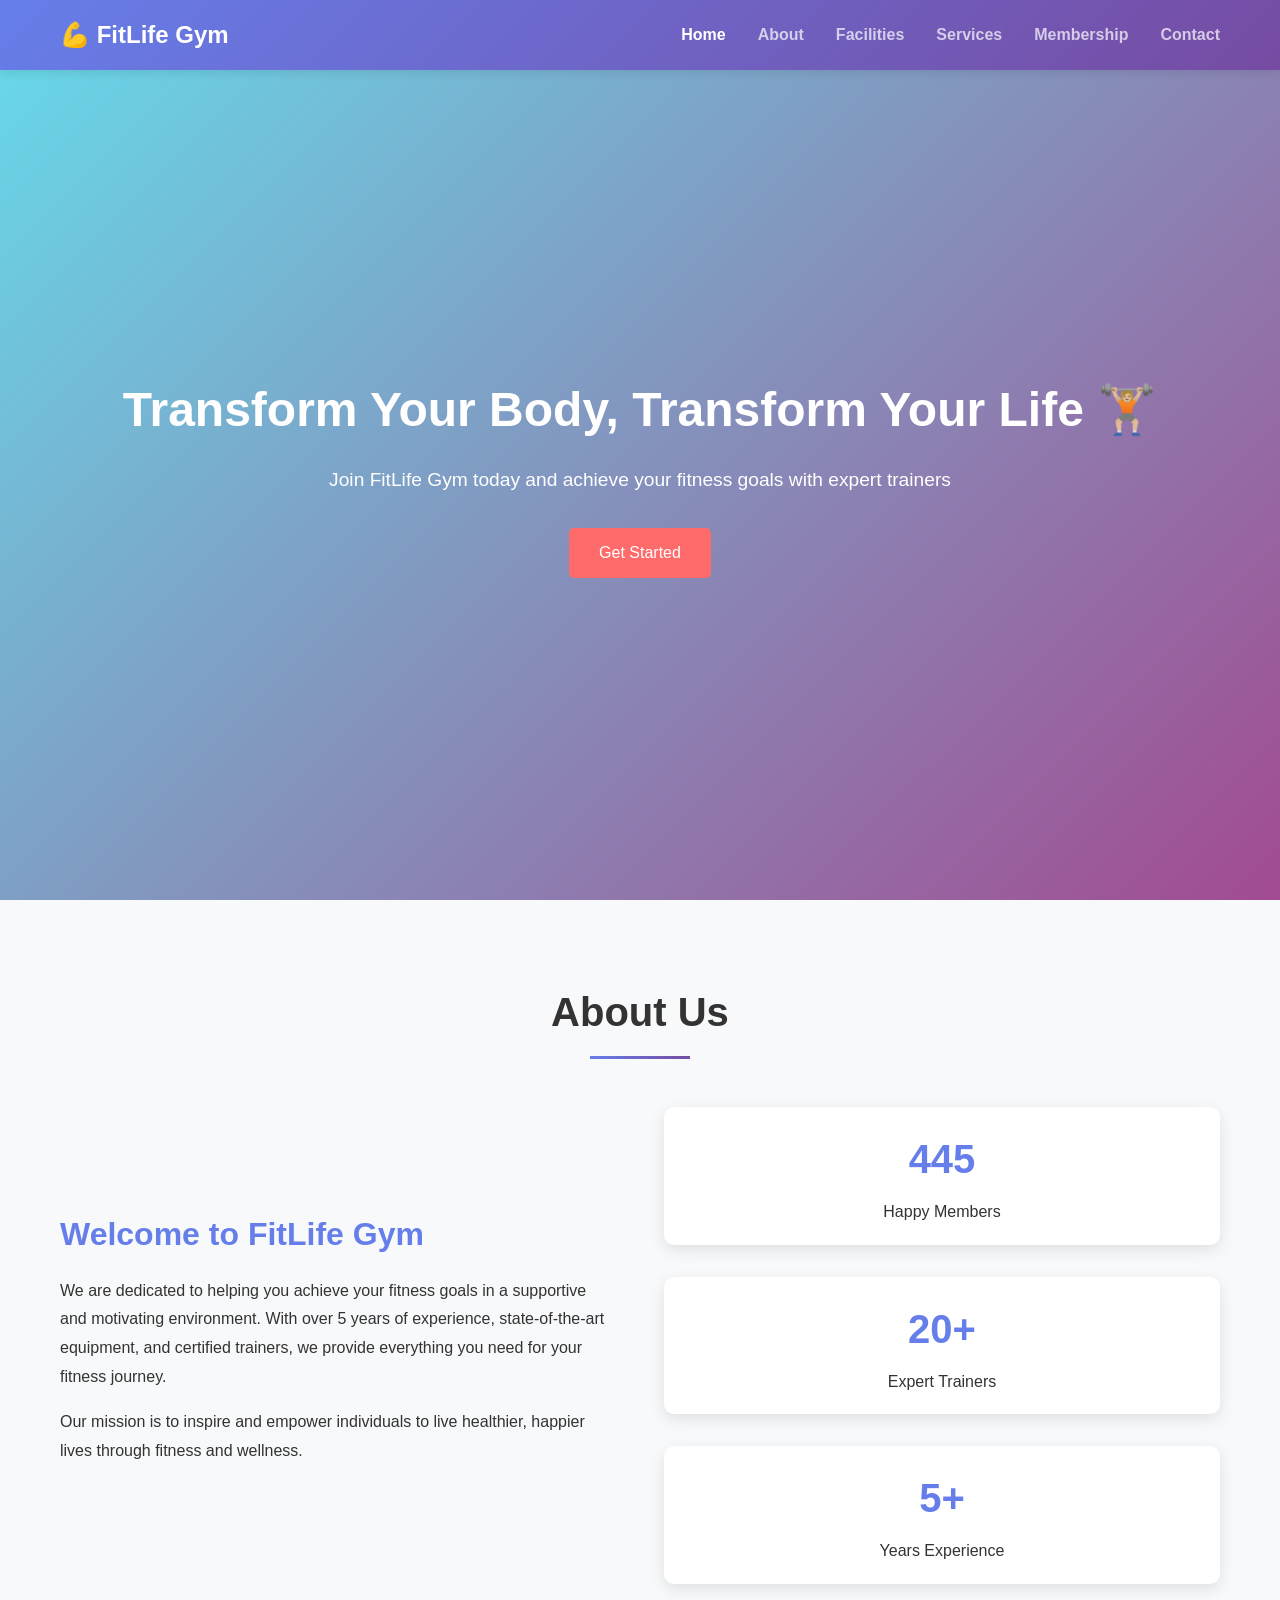
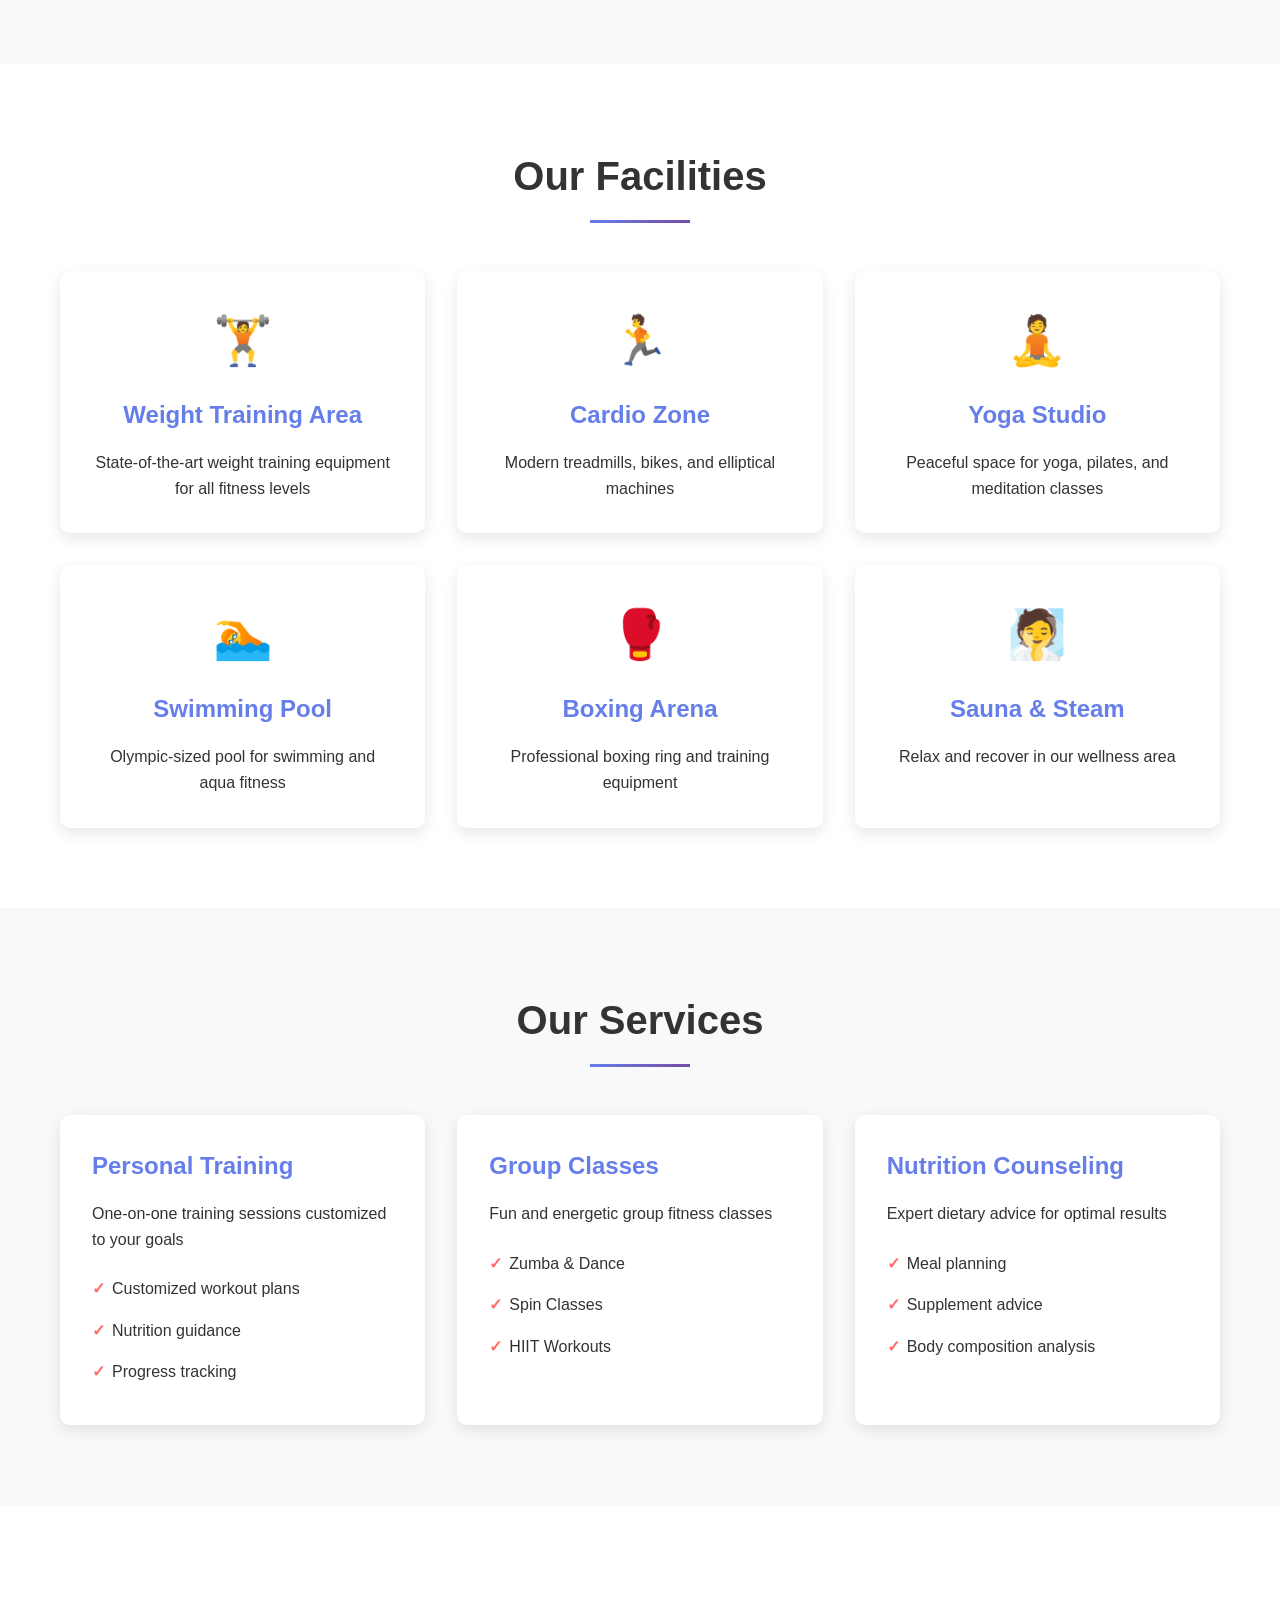
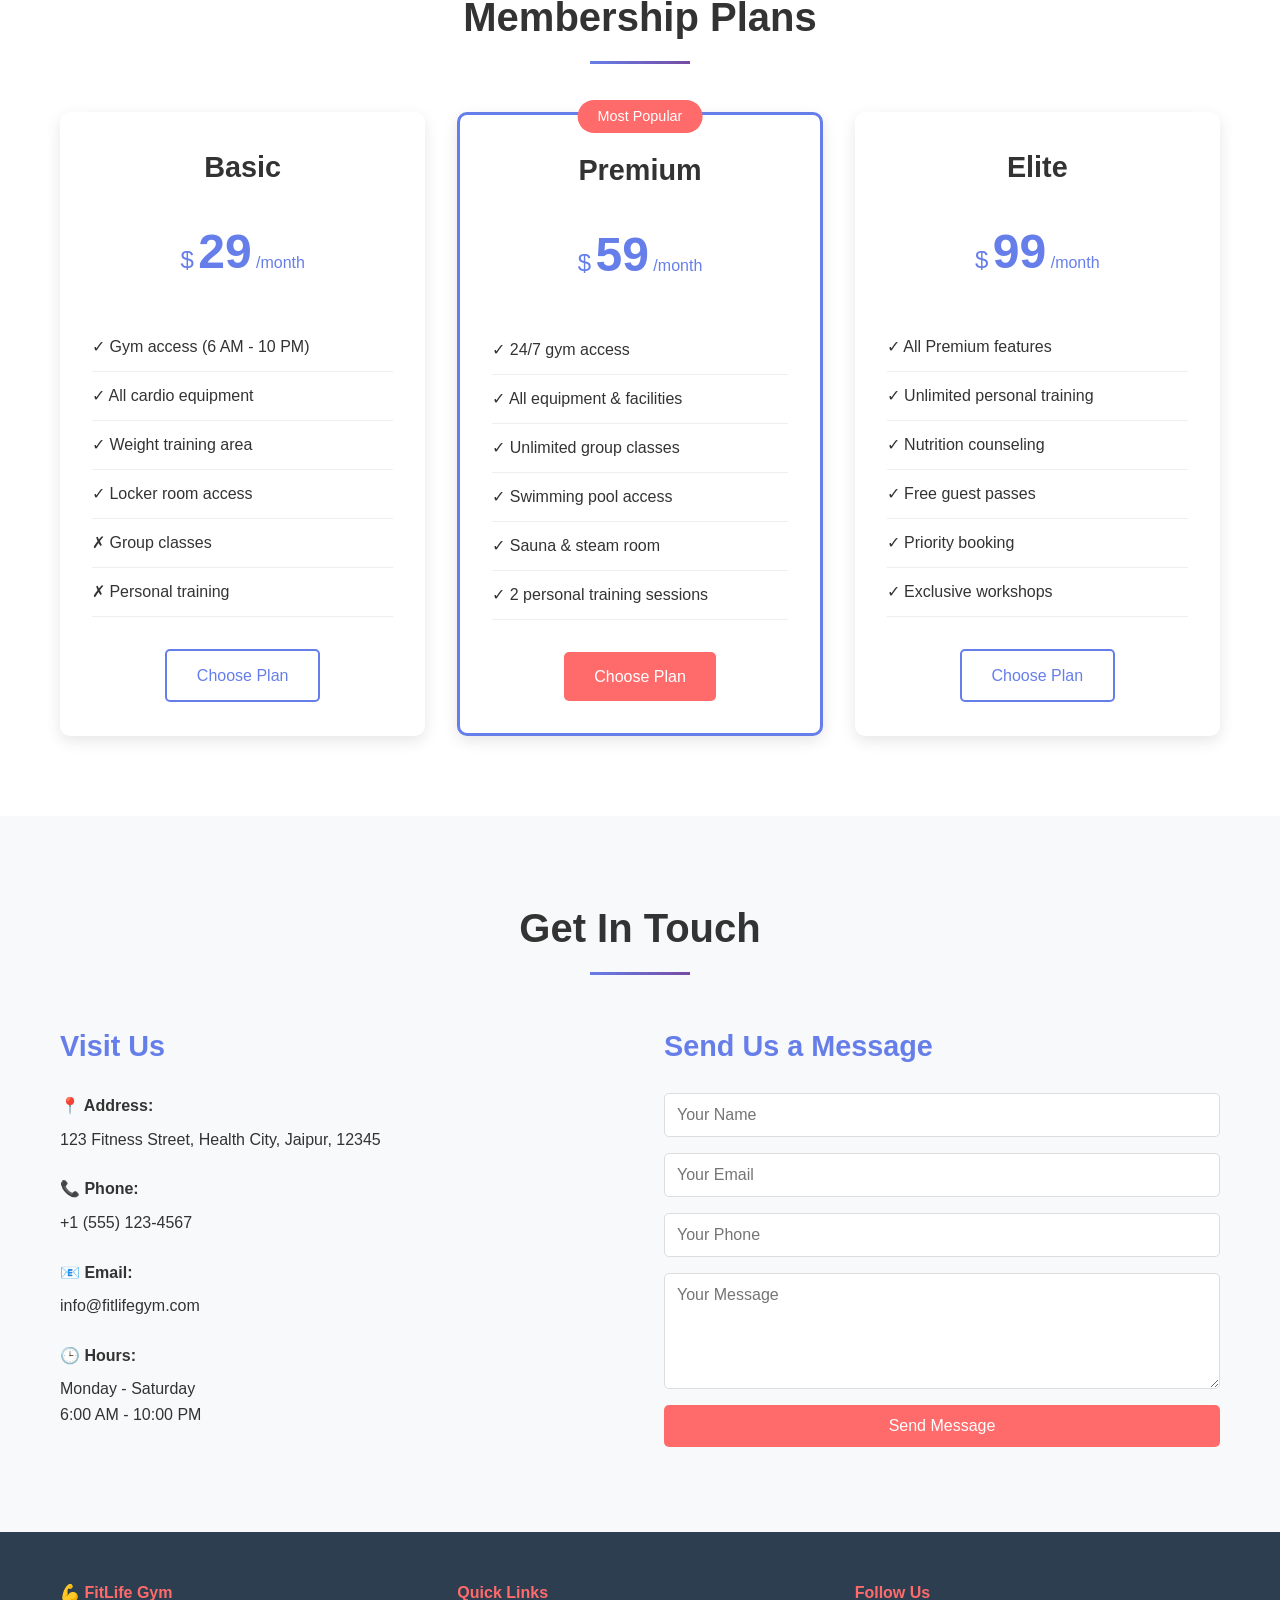
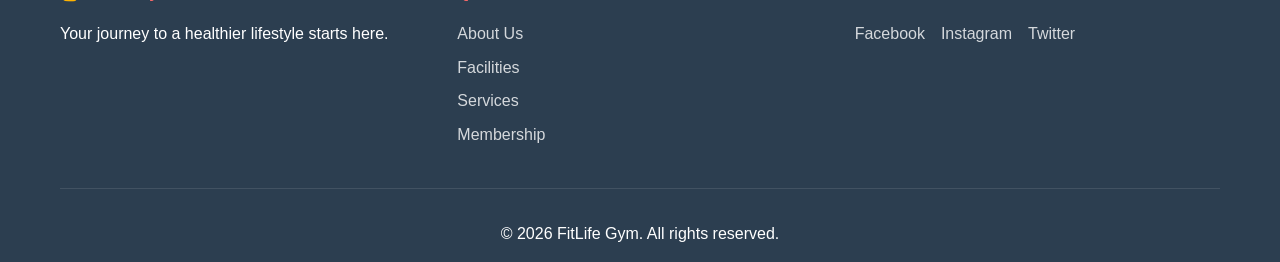
<file: Gym Website/index.html>
<!DOCTYPE html>
<html lang="en">
<head>
    <meta charset="UTF-8">
    <meta name="viewport" content="width=device-width, initial-scale=1.0">
    <title>FitLife Gym - Transform Your Body</title>
    <link rel="stylesheet" href="style.css">
</head>
<body>
    
    <nav class="navbar">
        <div class="container">
            <div class="logo">💪 FitLife Gym</div>
            <ul class="nav-menu">
                <li><a href="#home">Home</a></li>
                <li><a href="#about">About</a></li>
                <li><a href="#facilities">Facilities</a></li>
                <li><a href="#services">Services</a></li>
                <li><a href="#membership">Membership</a></li>
                <li><a href="#contact">Contact</a></li>
            </ul>
            <div class="menu-toggle">
                <span></span>
                <span></span>
                <span></span>
            </div>
        </div>
    </nav>

    
    <section id="home" class="hero">
        <div class="hero-content">
            <h1 class="fade-in">Transform Your Body, Transform Your Life 🏋🏼</h1>
            <p class="fade-in">Join FitLife Gym today and achieve your fitness goals with expert trainers</p>
            <a href="#membership" class="btn btn-primary fade-in">Get Started</a>
        </div>
    </section>

    
    <section id="about" class="about">
        <div class="container">
            <h2 class="section-title">About Us</h2>
            <div class="about-content">
                <div class="about-text">
                    <h3>Welcome to FitLife Gym</h3>
                    <p>We are dedicated to helping you achieve your fitness goals in a supportive and motivating environment. With over 5 years of experience, state-of-the-art equipment, and certified trainers, we provide everything you need for your fitness journey.</p>
                    <p>Our mission is to inspire and empower individuals to live healthier, happier lives through fitness and wellness.</p>
                </div>
                <div class="about-stats">
                    <div class="stat">
                        <h3 class="counter" data-target="1000">0</h3>
                        <p>Happy Members</p>
                    </div>
                    <div class="stat">
                        <h3 class="counter" data-target="20">0</h3>
                        <p>Expert Trainers</p>
                    </div>
                    <div class="stat">
                        <h3 class="counter" data-target="5">0</h3>
                        <p>Years Experience</p>
                    </div>
                </div>
            </div>
        </div>
    </section>

    
    <section id="facilities" class="facilities">
        <div class="container">
            <h2 class="section-title">Our Facilities</h2>
            <div class="facilities-grid">
                <div class="facility-card">
                    <div class="facility-icon">🏋️</div>
                    <h3>Weight Training Area</h3>
                    <p>State-of-the-art weight training equipment for all fitness levels</p>
                </div>
                <div class="facility-card">
                    <div class="facility-icon">🏃</div>
                    <h3>Cardio Zone</h3>
                    <p>Modern treadmills, bikes, and elliptical machines</p>
                </div>
                <div class="facility-card">
                    <div class="facility-icon">🧘</div>
                    <h3>Yoga Studio</h3>
                    <p>Peaceful space for yoga, pilates, and meditation classes</p>
                </div>
                <div class="facility-card">
                    <div class="facility-icon">🏊</div>
                    <h3>Swimming Pool</h3>
                    <p>Olympic-sized pool for swimming and aqua fitness</p>
                </div>
                <div class="facility-card">
                    <div class="facility-icon">🥊</div>
                    <h3>Boxing Arena</h3>
                    <p>Professional boxing ring and training equipment</p>
                </div>
                <div class="facility-card">
                    <div class="facility-icon">🧖</div>
                    <h3>Sauna & Steam</h3>
                    <p>Relax and recover in our wellness area</p>
                </div>
            </div>
        </div>
    </section>

    
    <section id="services" class="services">
        <div class="container">
            <h2 class="section-title">Our Services</h2>
            <div class="services-grid">
                <div class="service-card">
                    <h3>Personal Training</h3>
                    <p>One-on-one training sessions customized to your goals</p>
                    <ul>
                        <li>Customized workout plans</li>
                        <li>Nutrition guidance</li>
                        <li>Progress tracking</li>
                    </ul>
                </div>
                <div class="service-card">
                    <h3>Group Classes</h3>
                    <p>Fun and energetic group fitness classes</p>
                    <ul>
                        <li>Zumba & Dance</li>
                        <li>Spin Classes</li>
                        <li>HIIT Workouts</li>
                    </ul>
                </div>
                <div class="service-card">
                    <h3>Nutrition Counseling</h3>
                    <p>Expert dietary advice for optimal results</p>
                    <ul>
                        <li>Meal planning</li>
                        <li>Supplement advice</li>
                        <li>Body composition analysis</li>
                    </ul>
                </div>

                
            </div>
        </div>
    </section>

    
    <section id="membership" class="membership">
        <div class="container">
            <h2 class="section-title">Membership Plans</h2>
            <div class="membership-grid">
                <div class="membership-card">
                    <h3>Basic</h3>
                    <div class="price">
                        <span class="currency">$</span>
                        <span class="amount">29</span>
                        <span class="period">/month</span>
                    </div>
                    <ul class="features">
                        <li>✓ Gym access (6 AM - 10 PM)</li>
                        <li>✓ All cardio equipment</li>
                        <li>✓ Weight training area</li>
                        <li>✓ Locker room access</li>
                        <li>✗ Group classes</li>
                        <li>✗ Personal training</li>
                    </ul>
                    <a href="#contact" class="btn btn-secondary">Choose Plan</a>
                </div>
                <div class="membership-card featured">
                    <div class="badge">Most Popular</div>
                    <h3>Premium</h3>
                    <div class="price">
                        <span class="currency">$</span>
                        <span class="amount">59</span>
                        <span class="period">/month</span>
                    </div>
                    <ul class="features">
                        <li>✓ 24/7 gym access</li>
                        <li>✓ All equipment & facilities</li>
                        <li>✓ Unlimited group classes</li>
                        <li>✓ Swimming pool access</li>
                        <li>✓ Sauna & steam room</li>
                        <li>✓ 2 personal training sessions</li>
                    </ul>
                    <a href="#contact" class="btn btn-primary">Choose Plan</a>
                </div>
                <div class="membership-card">
                    <h3>Elite</h3>
                    <div class="price">
                        <span class="currency">$</span>
                        <span class="amount">99</span>
                        <span class="period">/month</span>
                    </div>
                    <ul class="features">
                        <li>✓ All Premium features</li>
                        <li>✓ Unlimited personal training</li>
                        <li>✓ Nutrition counseling</li>
                        <li>✓ Free guest passes</li>
                        <li>✓ Priority booking</li>
                        <li>✓ Exclusive workshops</li>
                    </ul>
                    <a href="#contact" class="btn btn-secondary">Choose Plan</a>
                </div>
            </div>
        </div>
    </section>

    <section id="contact" class="contact">
        <div class="container">
            <h2 class="section-title">Get In Touch</h2>
            <div class="contact-content">
                <div class="contact-info">
                    <h3>Visit Us</h3>
                    <div class="info-item">
                        <strong>📍 Address:</strong>
                        <p>123 Fitness Street, Health City, Jaipur, 12345</p>
                    </div>
                    <div class="info-item">
                        <strong>📞 Phone:</strong>
                        <p>+1 (555) 123-4567</p>
                    </div>
                    <div class="info-item">
                        <strong>📧 Email:</strong>
                        <p>info@fitlifegym.com</p>
                    </div>
                    <div class="info-item">
                        <strong>🕒 Hours:</strong>
                        <p>Monday - Saturday<br>6:00 AM - 10:00 PM</p>
                    </div>
                </div>
                <div class="contact-form">
                    <h3>Send Us a Message</h3>
                    <form id="contactForm">
                        <input type="text" placeholder="Your Name" required>
                        <input type="email" placeholder="Your Email" required>
                        <input type="tel" placeholder="Your Phone">
                        <textarea placeholder="Your Message" rows="5" required></textarea>
                        <button type="submit" class="btn btn-primary">Send Message</button>
                    </form>
                </div>
            </div>
        </div>
    </section>

    
    <footer class="footer">
        <div class="container">
            <div class="footer-content">
                <div class="footer-section">
                    <h4>💪 FitLife Gym</h4>
                    <p>Your journey to a healthier lifestyle starts here.</p>
                </div>
                <div class="footer-section">
                    <h4>Quick Links</h4>
                    <ul>
                        <li><a href="#about">About Us</a></li>
                        <li><a href="#facilities">Facilities</a></li>
                        <li><a href="#services">Services</a></li>
                        <li><a href="#membership">Membership</a></li>
                    </ul>
                </div>
                <div class="footer-section">
                    <h4>Follow Us</h4>
                    <div class="social-links">
                        <a href="#">Facebook</a>
                        <a href="#">Instagram</a>
                        <a href="#">Twitter</a>
                    </div>
                </div>
            </div>
            <div class="footer-bottom">
                <p>&copy; 2026 FitLife Gym. All rights reserved.</p>
            </div>
        </div>
    </footer>

    
    <button id="scrollTop" class="scroll-top">↑</button>

    <script src="script.js"></script>
</body>
</html>
</file>
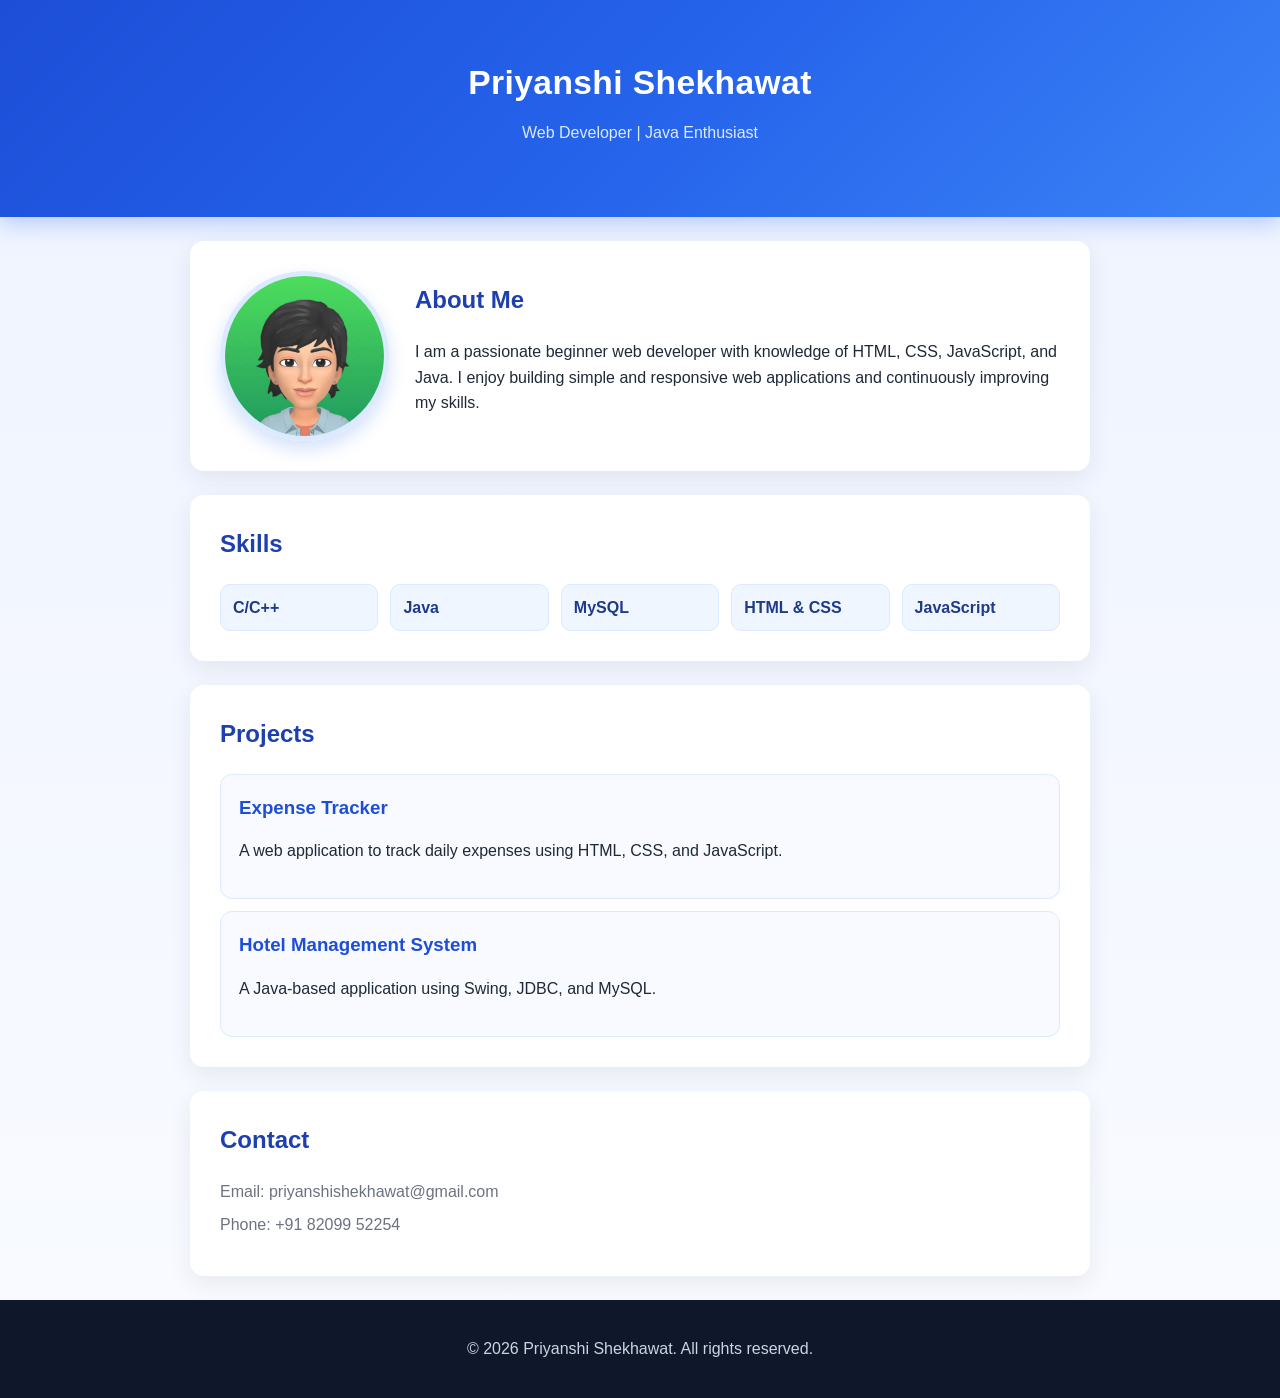
<file: Task 1: Portfolio/index.html>
<!DOCTYPE html>
<html lang="en">
<head>
    <meta charset="UTF-8">
    <meta name="viewport" content="width=device-width, initial-scale=1.0">
    <title>My Portfolio</title>
    <link rel="stylesheet" href="style.css">
</head>
<body>

    <header>
        <h1>Priyanshi Shekhawat</h1>
        <p>Web Developer | Java Enthusiast</p>
    </header>

    <section id="about">
        <img src="Profile.png" alt="My Photo">
        <div>
            <h2>About Me</h2>
            <p>
                I am a passionate beginner web developer with knowledge of HTML, CSS,
                JavaScript, and Java. I enjoy building simple and responsive web
                applications and continuously improving my skills.
            </p>
        </div>
    </section>

    <section id="skills">
        <h2>Skills</h2>
        <ul>
            <li>C/C++</li>
            <li>Java</li>
            <li>MySQL</li>
            <li>HTML & CSS</li>
            <li>JavaScript</li>
        </ul>
    </section>

    <section id="projects">
        <h2>Projects</h2>

        <div class="project">
            <h3>Expense Tracker</h3>
            <p>A web application to track daily expenses using HTML, CSS, and JavaScript.</p>
        </div>

        <div class="project">
            <h3>Hotel Management System</h3>
            <p>A Java-based application using Swing, JDBC, and MySQL.</p>
        </div>
    </section>

    <section id="contact">
        <h2>Contact</h2>
        <p>Email: priyanshishekhawat@gmail.com</p>
        <p>Phone: +91 82099 52254</p>
    </section>

    <footer>
        <p>© 2026 Priyanshi Shekhawat. All rights reserved.</p>
    </footer>

</body>
</html>
</file>
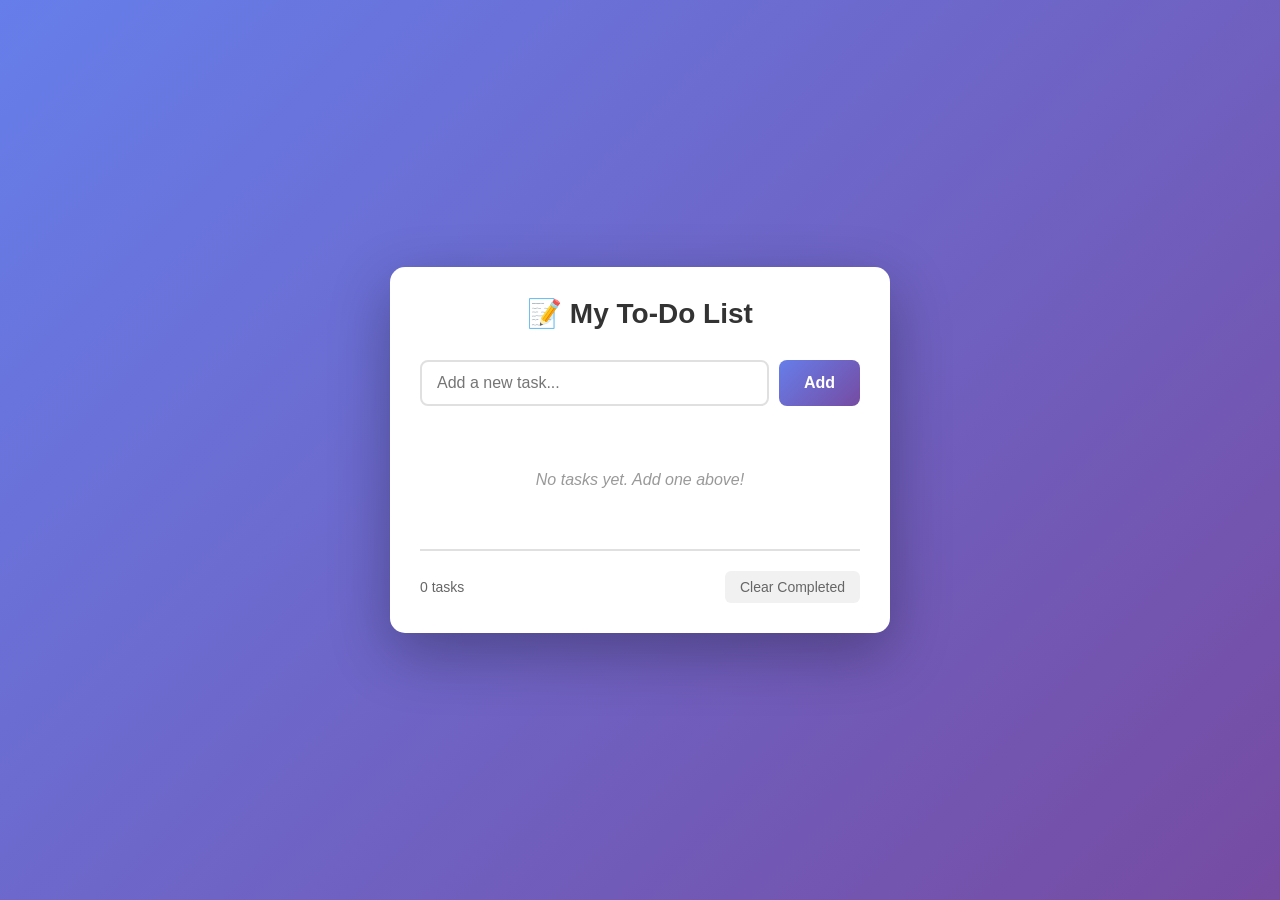
<file: Task 2: To-Do List App/index.html>
<!DOCTYPE html>
<html lang="en">
<head>
    <meta charset="UTF-8">
    <meta name="viewport" content="width=device-width, initial-scale=1.0">
    <title>To-Do List App</title>
    <link rel="stylesheet" href="style.css">
</head>
<body>
    <div class="container">
        <div class="todo-app">
            <h1>📝 My To-Do List</h1>
            
            <div class="input-section">
                <input type="text" id="taskInput" placeholder="Add a new task..." />
                <button id="addBtn">Add</button>
            </div>
            
            <ul id="taskList"></ul>
            
            <div class="footer">
                <span id="taskCount">0 tasks</span>
                <button id="clearBtn">Clear Completed</button>
            </div>
        </div>
    </div>
    
    <script src="script.js"></script>
</body>
</html>
</file>
<file: Gym Website/style.css>
* {
    margin: 0;
    padding: 0;
    box-sizing: border-box;
}

body {
    font-family: 'Segoe UI', Tahoma, Geneva, Verdana, sans-serif;
    line-height: 1.6;
    color: #333;
    scroll-behavior: smooth;
}

.container {
    max-width: 1200px;
    margin: 0 auto;
    padding: 0 20px;
}

/* Nav bar */
.navbar {
    background: linear-gradient(135deg, #667eea 0%, #764ba2 100%);
    padding: 1rem 0;
    position: fixed;
    width: 100%;
    top: 0;
    z-index: 1000;
    box-shadow: 0 2px 10px rgba(0, 0, 0, 0.1);
}

.navbar .container {
    display: flex;
    justify-content: space-between;
    align-items: center;
}

.logo {
    font-size: 1.5rem;
    font-weight: bold;
    color: white;
}

.nav-menu {
    display: flex;
    list-style: none;
    gap: 2rem;
}

.nav-menu a {
    color: white;
    text-decoration: none;
    transition: opacity 0.3s;
}

.nav-menu a:hover {
    opacity: 0.8;
}

.menu-toggle {
    display: none;
    flex-direction: column;
    cursor: pointer;
}

.menu-toggle span {
    width: 25px;
    height: 3px;
    background: white;
    margin: 3px 0;
    transition: 0.3s;
}

/* Hero Section */
.hero {
    background: linear-gradient(135deg, #66dbea 0%, #a24b91 100%);
    color: white;
    padding: 150px 20px 100px;
    text-align: center;
    min-height: 100vh;
    display: flex;
    align-items: center;
    justify-content: center;
    position: relative;
    z-index: 1;
}

.hero-content h1 {
    font-size: 3rem;
    margin-bottom: 1rem;
}

.hero-content p {
    font-size: 1.2rem;
    margin-bottom: 2rem;
}

.btn {
    display: inline-block;
    padding: 12px 30px;
    border-radius: 5px;
    text-decoration: none;
    transition: transform 0.3s, box-shadow 0.3s;
    cursor: pointer;
    border: none;
    font-size: 1rem;
}

.btn-primary {
    background: #ff6b6b;
    color: white;
}

.btn-primary:hover {
    transform: translateY(-2px);
    box-shadow: 0 5px 15px rgba(255, 107, 107, 0.3);
}

.btn-secondary {
    background: transparent;
    color: #667eea;
    border: 2px solid #667eea;
}

.btn-secondary:hover {
    background: #667eea;
    color: white;
}

/* Animations */
.fade-in {
    animation: fadeIn 1s ease-in;
}

@keyframes fadeIn {
    from {
        opacity: 0;
        transform: translateY(20px);
    }
    to {
        opacity: 1;
        transform: translateY(0);
    }
}

/* Section Title */
.section-title {
    text-align: center;
    font-size: 2.5rem;
    margin-bottom: 3rem;
    color: #333;
    position: relative;
    padding-bottom: 15px;
}

.section-title::after {
    content: '';
    position: absolute;
    bottom: 0;
    left: 50%;
    transform: translateX(-50%);
    width: 100px;
    height: 3px;
    background: linear-gradient(135deg, #667eea 0%, #764ba2 100%);
}

/* About Section */
.about {
    padding: 80px 20px;
    background: #f8f9fa;
    position: relative;
    z-index: 2;
}

.about-content {
    display: grid;
    grid-template-columns: 1fr 1fr;
    gap: 3rem;
    align-items: center;
}

.about-text h3 {
    font-size: 2rem;
    margin-bottom: 1rem;
    color: #667eea;
}

.about-text p {
    margin-bottom: 1rem;
    line-height: 1.8;
}

.about-stats {
    display: grid;
    grid-template-columns: 1fr;
    gap: 2rem;
}

.stat {
    text-align: center;
    padding: 20px;
    background: white;
    border-radius: 10px;
    box-shadow: 0 5px 15px rgba(0, 0, 0, 0.1);
}

.stat h3 {
    font-size: 2.5rem;
    color: #667eea;
    margin-bottom: 0.5rem;
}

/* Facilities Section */
.facilities {
    padding: 80px 20px;
}

.facilities-grid {
    display: grid;
    grid-template-columns: repeat(auto-fit, minmax(300px, 1fr));
    gap: 2rem;
}

.facility-card {
    background: white;
    padding: 2rem;
    border-radius: 10px;
    text-align: center;
    box-shadow: 0 5px 15px rgba(0, 0, 0, 0.1);
    transition: transform 0.3s, box-shadow 0.3s;
}

.facility-card:hover {
    transform: translateY(-10px);
    box-shadow: 0 10px 25px rgba(0, 0, 0, 0.15);
}

.facility-icon {
    font-size: 3rem;
    margin-bottom: 1rem;
}

.facility-card h3 {
    font-size: 1.5rem;
    margin-bottom: 1rem;
    color: #667eea;
}

/* Services Section */
.services {
    padding: 80px 20px;
    background: #f8f9fa;
}

.services-grid {
    display: grid;
    grid-template-columns: repeat(auto-fit, minmax(280px, 1fr));
    gap: 2rem;
}

.service-card {
    background: white;
    padding: 2rem;
    border-radius: 10px;
    box-shadow: 0 5px 15px rgba(0, 0, 0, 0.1);
}

.service-card h3 {
    font-size: 1.5rem;
    margin-bottom: 1rem;
    color: #667eea;
}

.service-card p {
    margin-bottom: 1rem;
}

.service-card ul {
    list-style: none;
}

.service-card ul li {
    padding: 0.5rem 0;
    padding-left: 20px;
    position: relative;
}

.service-card ul li::before {
    content: '✓';
    position: absolute;
    left: 0;
    color: #ff6b6b;
    font-weight: bold;
}

/* Membership Section */
.membership {
    padding: 80px 20px;
}

.membership-grid {
    display: grid;
    grid-template-columns: repeat(auto-fit, minmax(300px, 1fr));
    gap: 2rem;
}

.membership-card {
    background: white;
    padding: 2rem;
    border-radius: 10px;
    text-align: center;
    box-shadow: 0 5px 15px rgba(0, 0, 0, 0.1);
    position: relative;
    transition: transform 0.3s;
}

.membership-card:hover {
    transform: scale(1.05);
}

.membership-card.featured {
    border: 3px solid #667eea;
}

.badge {
    position: absolute;
    top: -15px;
    left: 50%;
    transform: translateX(-50%);
    background: #ff6b6b;
    color: white;
    padding: 5px 20px;
    border-radius: 20px;
    font-size: 0.9rem;
}

.membership-card h3 {
    font-size: 1.8rem;
    margin-bottom: 1rem;
    color: #333;
}

.price {
    margin: 1.5rem 0;
    color: #667eea;
}

.price .currency {
    font-size: 1.5rem;
}

.price .amount {
    font-size: 3rem;
    font-weight: bold;
}

.price .period {
    font-size: 1rem;
}

.features {
    list-style: none;
    margin: 2rem 0;
    text-align: left;
}

.features li {
    padding: 0.7rem 0;
    border-bottom: 1px solid #eee;
}

/* Contact Section */
.contact {
    padding: 80px 20px;
    background: #f8f9fa;
}

.contact-content {
    display: grid;
    grid-template-columns: 1fr 1fr;
    gap: 3rem;
}

.contact-info h3,
.contact-form h3 {
    font-size: 1.8rem;
    margin-bottom: 1.5rem;
    color: #667eea;
}

.info-item {
    margin-bottom: 1.5rem;
}

.info-item strong {
    display: block;
    margin-bottom: 0.5rem;
}

.contact-form form {
    display: flex;
    flex-direction: column;
    gap: 1rem;
}

.contact-form input,
.contact-form textarea {
    padding: 12px;
    border: 1px solid #ddd;
    border-radius: 5px;
    font-size: 1rem;
    font-family: inherit;
}

.contact-form input:focus,
.contact-form textarea:focus {
    outline: none;
    border-color: #667eea;
}

/* Footer */
.footer {
    background: #2c3e50;
    color: white;
    padding: 3rem 20px 1rem;
}

.footer-content {
    display: grid;
    grid-template-columns: repeat(auto-fit, minmax(250px, 1fr));
    gap: 2rem;
    margin-bottom: 2rem;
}

.footer-section h4 {
    margin-bottom: 1rem;
    color: #ff6b6b;
}

.footer-section ul {
    list-style: none;
}

.footer-section ul li {
    margin-bottom: 0.5rem;
}

.footer-section a {
    color: white;
    text-decoration: none;
    opacity: 0.8;
    transition: opacity 0.3s;
}

.footer-section a:hover {
    opacity: 1;
}

.social-links {
    display: flex;
    gap: 1rem;
}

.footer-bottom {
    text-align: center;
    padding-top: 2rem;
    border-top: 1px solid rgba(255, 255, 255, 0.1);
}

/* Scroll to Top Button */
.scroll-top {
    position: fixed;
    bottom: 30px;
    right: 30px;
    background: #667eea;
    color: white;
    border: none;
    width: 50px;
    height: 50px;
    border-radius: 50%;
    font-size: 1.5rem;
    cursor: pointer;
    display: none;
    align-items: center;
    justify-content: center;
    transition: background 0.3s, transform 0.3s;
    z-index: 999;
}

.scroll-top:hover {
    background: #764ba2;
    transform: translateY(-5px);
}

.scroll-top.visible {
    display: flex;
}

/* Responsive Design */
@media (max-width: 768px) {
    .menu-toggle {
        display: flex;
    }

    .nav-menu {
        position: absolute;
        top: 60px;
        left: -100%;
        flex-direction: column;
        background: #667eea;
        width: 100%;
        padding: 2rem;
        transition: left 0.3s;
    }

    .nav-menu.active {
        left: 0;
    }

    .hero-content h1 {
        font-size: 2rem;
    }

    .hero-content p {
        font-size: 1rem;
    }

    .about-content,
    .contact-content {
        grid-template-columns: 1fr;
    }

    .facilities-grid,
    .services-grid,
    .membership-grid {
        grid-template-columns: 1fr;
    }

    .section-title {
        font-size: 2rem;
    }
}

@media (max-width: 480px) {
    .hero-content h1 {
        font-size: 1.5rem;
    }

    .price .amount {
        font-size: 2.5rem;
    }
}
</file>
<file: Task 1: Portfolio/style.css>
:root {
    --bg: #f3f7ff;
    --card: #ffffff;
    --primary: #275efe;
    --text: #1f2937;
    --muted: #6b7280;
}

* {
    box-sizing: border-box;
}

body {
    font-family: "Segoe UI", Tahoma, Geneva, Verdana, sans-serif;
    margin: 0;
    padding: 0;
    background: linear-gradient(180deg, #eef3ff 0%, #f9fbff 100%);
    color: var(--text);
    line-height: 1.6;
}

header {
    text-align: center;
    padding: 56px 20px;
    background: linear-gradient(135deg, #1d4ed8 0%, #2563eb 50%, #3b82f6 100%);
    color: #fff;
    box-shadow: 0 6px 22px rgba(37, 99, 235, 0.3);
}

header h1 {
    margin: 0;
    font-size: 2.1rem;
    letter-spacing: 0.4px;
}

header p {
    margin-top: 10px;
    color: #dbeafe;
    font-size: 1rem;
}

section {
    max-width: 900px;
    margin: 24px auto;
    padding: 30px;
    background: var(--card);
    border-radius: 14px;
    box-shadow: 0 8px 24px rgba(31, 41, 55, 0.08);
}

section h2 {
    margin-top: 0;
    color: #1e40af;
}

#about {
    display: flex;
    align-items: center;
    gap: 26px;
}

#about img {
    width: 170px;
    height: 170px;
    object-fit: cover;
    border-radius: 50%;
    border: 5px solid #dbeafe;
    box-shadow: 0 8px 18px rgba(37, 99, 235, 0.2);
}

#skills ul {
    list-style: none;
    padding-left: 0;
    margin: 0;
    display: grid;
    grid-template-columns: repeat(auto-fit, minmax(150px, 1fr));
    gap: 12px;
}

#skills li {
    background: #eff6ff;
    border: 1px solid #dbeafe;
    border-radius: 10px;
    padding: 10px 12px;
    font-weight: 600;
    color: #1e3a8a;
}

.project {
    background: #f8faff;
    border: 1px solid #dbeafe;
    padding: 18px;
    margin-top: 12px;
    border-radius: 12px;
    transition: transform 0.2s ease, box-shadow 0.2s ease;
}

.project:hover {
    transform: translateY(-2px);
    box-shadow: 0 10px 20px rgba(37, 99, 235, 0.12);
}

.project h3 {
    margin-top: 0;
    margin-bottom: 8px;
    color: #1d4ed8;
}

#contact p {
    margin: 8px 0;
    color: var(--muted);
}

footer {
    text-align: center;
    padding: 20px;
    margin-top: 24px;
    background: #0f172a;
    color: #cbd5e1;
}

@media (max-width: 700px) {
    section {
        margin: 16px;
        padding: 22px;
    }

    #about {
        flex-direction: column;
        text-align: center;
    }

    #about img {
        width: 145px;
        height: 145px;
    }
}
</file>
<file: Task 2: To-Do List App/style.css>
* {
    margin: 0;
    padding: 0;
    box-sizing: border-box;
}

body {
    font-family: 'Segoe UI', Tahoma, Geneva, Verdana, sans-serif;
    background: linear-gradient(135deg, #667eea 0%, #764ba2 100%);
    min-height: 100vh;
    display: flex;
    justify-content: center;
    align-items: center;
    padding: 20px;
}

.container {
    width: 100%;
    max-width: 500px;
}

.todo-app {
    background: white;
    border-radius: 15px;
    box-shadow: 0 20px 60px rgba(0, 0, 0, 0.3);
    padding: 30px;
}

h1 {
    color: #333;
    text-align: center;
    margin-bottom: 30px;
    font-size: 28px;
}

.input-section {
    display: flex;
    gap: 10px;
    margin-bottom: 25px;
}

#taskInput {
    flex: 1;
    padding: 12px 15px;
    border: 2px solid #e0e0e0;
    border-radius: 8px;
    font-size: 16px;
    outline: none;
    transition: border-color 0.3s;
}

#taskInput:focus {
    border-color: #667eea;
}

#addBtn {
    padding: 12px 25px;
    background: linear-gradient(135deg, #667eea 0%, #764ba2 100%);
    color: white;
    border: none;
    border-radius: 8px;
    font-size: 16px;
    font-weight: bold;
    cursor: pointer;
    transition: transform 0.2s, box-shadow 0.2s;
}

#addBtn:hover {
    transform: translateY(-2px);
    box-shadow: 0 5px 15px rgba(102, 126, 234, 0.4);
}

#addBtn:active {
    transform: translateY(0);
}

#taskList {
    list-style: none;
    margin-bottom: 20px;
    max-height: 400px;
    overflow-y: auto;
}

#taskList::-webkit-scrollbar {
    width: 8px;
}

#taskList::-webkit-scrollbar-track {
    background: #f1f1f1;
    border-radius: 10px;
}

#taskList::-webkit-scrollbar-thumb {
    background: #667eea;
    border-radius: 10px;
}

.task-item {
    background: #f8f9fa;
    padding: 15px;
    border-radius: 8px;
    margin-bottom: 10px;
    display: flex;
    align-items: center;
    gap: 12px;
    transition: all 0.3s;
    animation: slideIn 0.3s ease;
}

@keyframes slideIn {
    from {
        opacity: 0;
        transform: translateX(-20px);
    }
    to {
        opacity: 1;
        transform: translateX(0);
    }
}

.task-item:hover {
    background: #e9ecef;
    transform: translateX(5px);
}

.task-item.completed {
    opacity: 0.6;
    background: #e8f5e9;
}

.task-item input[type="checkbox"] {
    width: 20px;
    height: 20px;
    cursor: pointer;
    accent-color: #667eea;
}

.task-text {
    flex: 1;
    color: #333;
    font-size: 16px;
    word-break: break-word;
}

.task-item.completed .task-text {
    text-decoration: line-through;
    color: #888;
}

.delete-btn {
    background: #ff4757;
    color: white;
    border: none;
    padding: 8px 15px;
    border-radius: 6px;
    cursor: pointer;
    font-size: 14px;
    transition: background 0.3s;
}

.delete-btn:hover {
    background: #ff3838;
}

.footer {
    display: flex;
    justify-content: space-between;
    align-items: center;
    padding-top: 20px;
    border-top: 2px solid #e0e0e0;
}

#taskCount {
    color: #666;
    font-size: 14px;
}

#clearBtn {
    background: #f1f1f1;
    color: #666;
    border: none;
    padding: 8px 15px;
    border-radius: 6px;
    cursor: pointer;
    font-size: 14px;
    transition: all 0.3s;
}

#clearBtn:hover {
    background: #e0e0e0;
    color: #333;
}

.empty-state {
    text-align: center;
    padding: 40px 20px;
    color: #999;
    font-style: italic;
}
</file>
